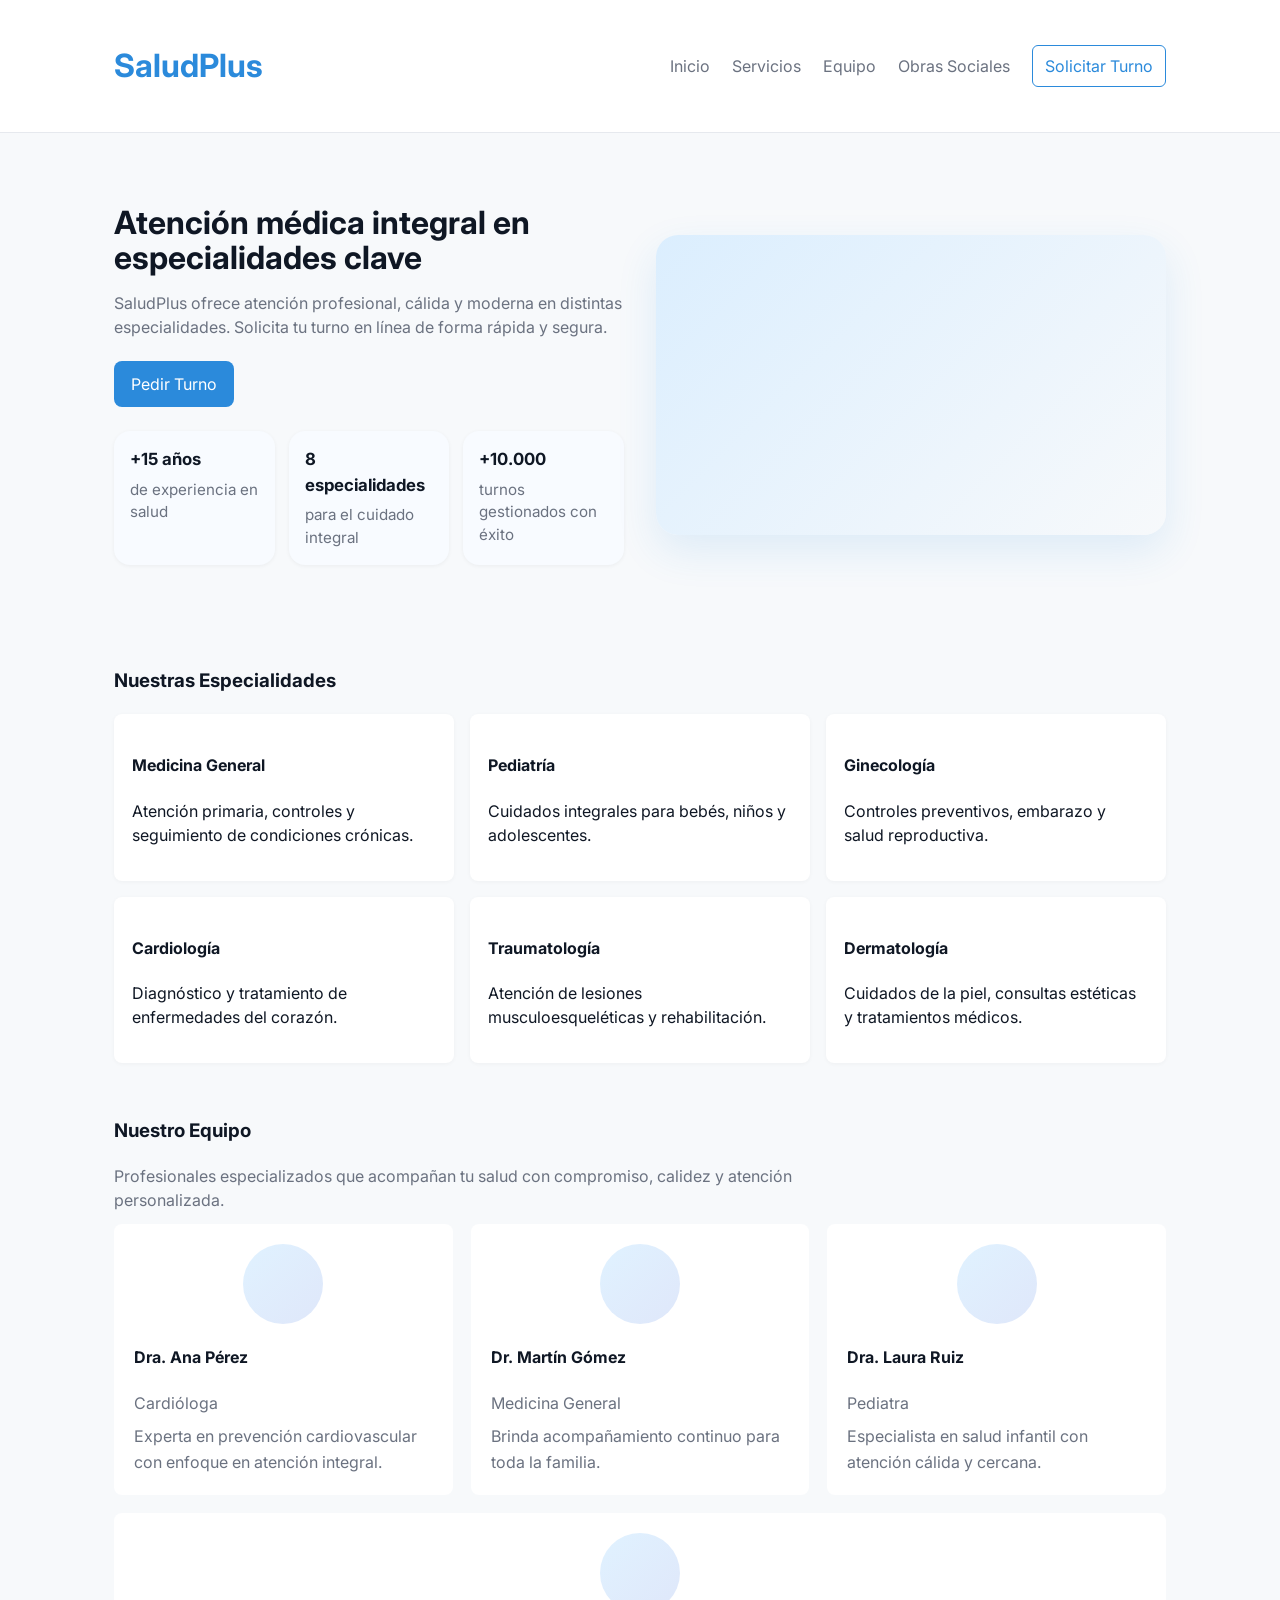
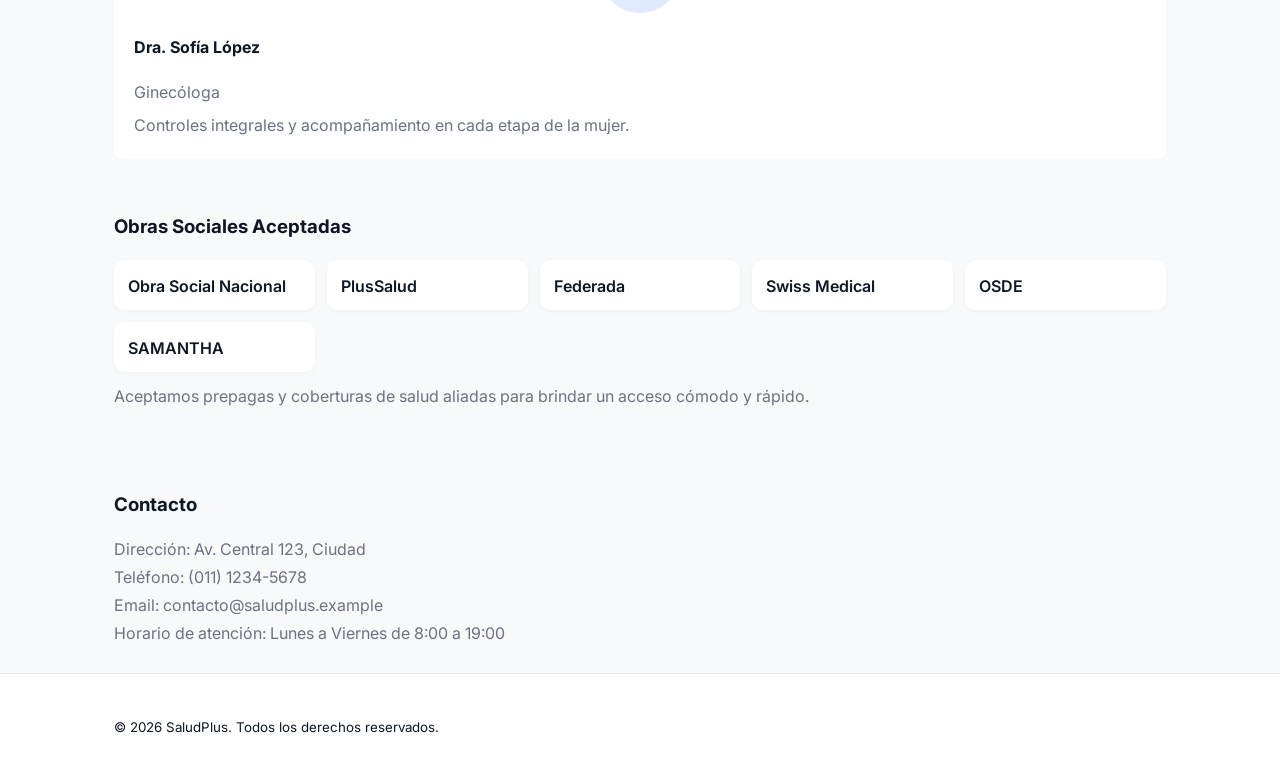
<file: index.html>
<!doctype html>
<html lang="es">
<head>
	<meta charset="utf-8" />
	<meta name="viewport" content="width=device-width,initial-scale=1" />
	<title>SaludPlus - Consultorio Médico</title>
	<link rel="stylesheet" href="css/styles.css">
	<link rel="preconnect" href="https://fonts.googleapis.com">
	<link rel="preconnect" href="https://fonts.gstatic.com" crossorigin>
	<link href="https://fonts.googleapis.com/css2?family=Inter:wght@300;400;600;700&display=swap" rel="stylesheet">
</head>
<body>
	<header class="site-header">
		<div class="container header-row">
			<h1 class="brand">SaludPlus</h1>
			<nav class="main-nav">
				<a href="index.html">Inicio</a>
				<a href="#servicios">Servicios</a>
				<a href="#equipo">Equipo</a>
				<a href="#obras">Obras Sociales</a>
				<a class="btn" href="turnos.html">Solicitar Turno</a>
			</nav>
		</div>
	</header>

	<main>
		<section class="hero">
			<div class="container hero-grid">
				<div class="hero-content">
					<h2>Atención médica integral en especialidades clave</h2>
					<p>SaludPlus ofrece atención profesional, cálida y moderna en distintas especialidades. Solicita tu turno en línea de forma rápida y segura.</p>
					<a class="btn primary" href="turnos.html">Pedir Turno</a>
					<div class="trust-indicators">
						<div class="trust-item">
							<strong>+15 años</strong>
							<p>de experiencia en salud</p>
						</div>
						<div class="trust-item">
							<strong>8 especialidades</strong>
							<p>para el cuidado integral</p>
						</div>
						<div class="trust-item">
							<strong>+10.000</strong>
							<p>turnos gestionados con éxito</p>
						</div>
					</div>
				</div>
				<div class="hero-image" aria-hidden="true"></div>
			</div>
		</section>

		<section id="servicios" class="container servicios">
			<h3>Nuestras Especialidades</h3>
			<div class="cards servicios-grid">
				<article class="card">
					<h4>Medicina General</h4>
					<p>Atención primaria, controles y seguimiento de condiciones crónicas.</p>
				</article>
				<article class="card">
					<h4>Pediatría</h4>
					<p>Cuidados integrales para bebés, niños y adolescentes.</p>
				</article>
				<article class="card">
					<h4>Ginecología</h4>
					<p>Controles preventivos, embarazo y salud reproductiva.</p>
				</article>
				<article class="card">
					<h4>Cardiología</h4>
					<p>Diagnóstico y tratamiento de enfermedades del corazón.</p>
				</article>
				<article class="card">
					<h4>Traumatología</h4>
					<p>Atención de lesiones musculoesqueléticas y rehabilitación.</p>
				</article>
				<article class="card">
					<h4>Dermatología</h4>
					<p>Cuidados de la piel, consultas estéticas y tratamientos médicos.</p>
				</article>
			</div>
		</section>

		<section id="equipo" class="container equipo">
			<h3>Nuestro Equipo</h3>
			<p class="section-description">Profesionales especializados que acompañan tu salud con compromiso, calidez y atención personalizada.</p>
			<div class="team-grid">
				<div class="member">
					<div class="avatar" aria-hidden="true"></div>
					<h4>Dra. Ana Pérez</h4>
					<p>Cardióloga</p>
					<p>Experta en prevención cardiovascular con enfoque en atención integral.</p>
				</div>
				<div class="member">
					<div class="avatar" aria-hidden="true"></div>
					<h4>Dr. Martín Gómez</h4>
					<p>Medicina General</p>
					<p>Brinda acompañamiento continuo para toda la familia.</p>
				</div>
				<div class="member">
					<div class="avatar" aria-hidden="true"></div>
					<h4>Dra. Laura Ruiz</h4>
					<p>Pediatra</p>
					<p>Especialista en salud infantil con atención cálida y cercana.</p>
				</div>
				<div class="member">
					<div class="avatar" aria-hidden="true"></div>
					<h4>Dra. Sofía López</h4>
					<p>Ginecóloga</p>
					<p>Controles integrales y acompañamiento en cada etapa de la mujer.</p>
				</div>
			</div>
		</section>

		<section id="obras" class="container obras">
			<h3>Obras Sociales Aceptadas</h3>
			<ul class="obra-list">
				<li>Obra Social Nacional</li>
				<li>PlusSalud</li>
				<li>Federada</li>
				<li>Swiss Medical</li>
				<li>OSDE</li>
				<li>SAMANTHA</li>
			</ul>
			<p class="obra-note">Aceptamos prepagas y coberturas de salud aliadas para brindar un acceso cómodo y rápido.</p>
		</section>

		<section class="container contacto">
			<h3>Contacto</h3>
			<p>Dirección: Av. Central 123, Ciudad</p>
			<p>Teléfono: (011) 1234-5678</p>
			<p>Email: contacto@saludplus.example</p>
			<p>Horario de atención: Lunes a Viernes de 8:00 a 19:00</p>
		</section>
	</main>

	<footer class="site-footer">
		<div class="container">
			<small>© 2026 SaludPlus. Todos los derechos reservados.</small>
		</div>
	</footer>

</body>
</html>
</file>
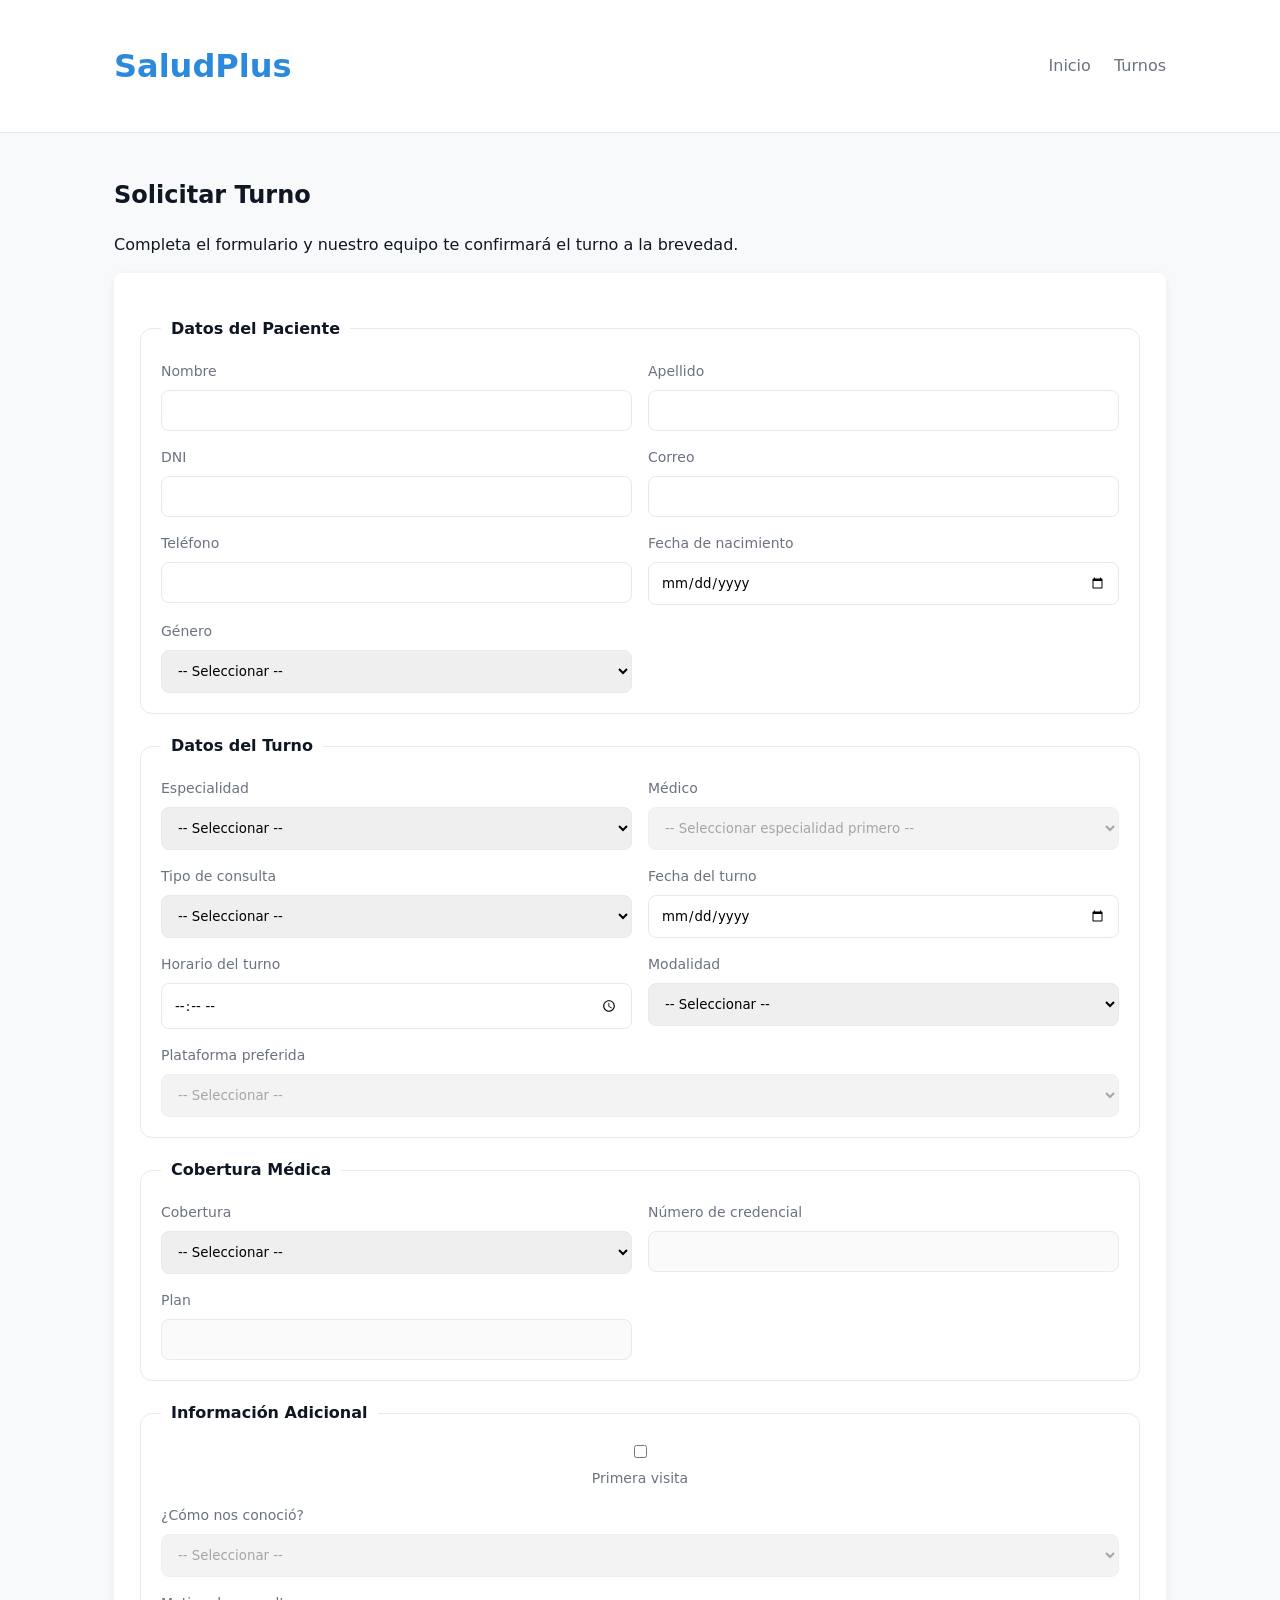
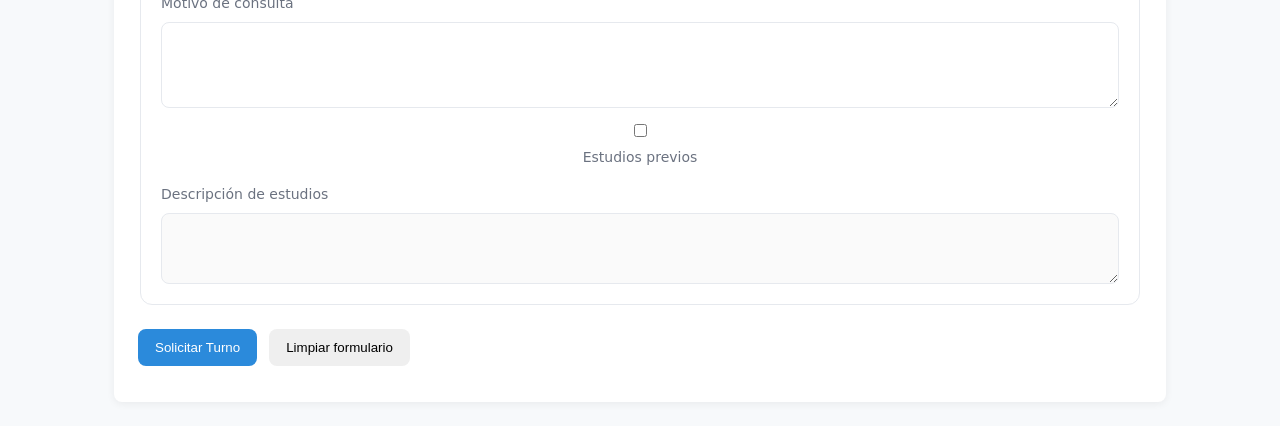
<file: turnos.html>
<!doctype html>
<html lang="es">
<head>
	<meta charset="utf-8" />
	<meta name="viewport" content="width=device-width,initial-scale=1" />
	<title>Solicitar Turno - SaludPlus</title>
	<link rel="stylesheet" href="css/styles.css">
	<link rel="stylesheet" href="css/turnos.css">
</head>
<body>
	<header class="site-header">
		<div class="container header-row">
			<h1 class="brand">SaludPlus</h1>
			<nav class="main-nav">
				<a href="index.html">Inicio</a>
				<a href="turnos.html">Turnos</a>
			</nav>
		</div>
	</header>

	<main class="container">
		<h2>Solicitar Turno</h2>
		<p class="lead">Completa el formulario y nuestro equipo te confirmará el turno a la brevedad.</p>

		<form id="turnoForm" class="turno-form" novalidate>
			<fieldset>
				<legend>Datos del Paciente</legend>
				<div class="grid">
					<label>
						Nombre
						<input type="text" name="nombre" id="nombre" required>
					</label>
					<label>
						Apellido
						<input type="text" name="apellido" id="apellido" required>
					</label>
					<label>
						DNI
						<input type="text" name="dni" id="dni" inputmode="numeric" required>
					</label>
					<label>
						Correo
						<input type="email" name="email" id="email" required>
					</label>
					<label>
						Teléfono
						<input type="tel" name="telefono" id="telefono">
					</label>
					<label>
						Fecha de nacimiento
						<input type="date" name="nacimiento" id="nacimiento" required>
					</label>
					<label>
						Género
						<select name="genero" id="genero" required>
							<option value="">-- Seleccionar --</option>
							<option>Femenino</option>
							<option>Masculino</option>
							<option>Otro</option>
						</select>
					</label>
				</div>
			</fieldset>

			<fieldset>
				<legend>Datos del Turno</legend>
				<div class="grid">
					<label>
						Especialidad
						<select name="especialidad" id="especialidad" required>
							<option value="">-- Seleccionar --</option>
							<option value="clinica">Clínica General</option>
							<option value="cardiologia">Cardiología</option>
							<option value="ginecologia">Ginecología</option>
							<option value="traumatologia">Traumatología</option>
						</select>
					</label>
					<label>
						Médico
						<select name="profesional" id="profesional" disabled required>
							<option value="">-- Seleccionar especialidad primero --</option>
						</select>
					</label>
					<label>
						Tipo de consulta
						<select name="tipoConsulta" id="tipoConsulta" required>
							<option value="">-- Seleccionar --</option>
							<option>Primera consulta</option>
							<option>Control</option>
							<option>Resultado de estudios</option>
						</select>
					</label>
					<label>
						Fecha del turno
						<input type="date" name="fecha" id="fecha" required>
					</label>
					<label>
						Horario del turno
						<input type="time" name="hora" id="hora" required>
					</label>
					<label>
						Modalidad
						<select name="modalidad" id="modalidad" required>
							<option value="">-- Seleccionar --</option>
							<option value="Presencial">Presencial</option>
							<option value="Videoconsulta">Videoconsulta</option>
						</select>
					</label>
					<label id="plataformaWrapper" class="full hidden">
						Plataforma preferida
						<select name="plataforma" id="plataforma">
							<option value="">-- Seleccionar --</option>
							<option>Zoom</option>
							<option>Google Meet</option>
							<option>Teams</option>
						</select>
					</label>
				</div>
			</fieldset>

			<fieldset>
				<legend>Cobertura Médica</legend>
				<div class="grid">
					<label>
						Cobertura
						<select name="cobertura" id="cobertura" required>
							<option value="">-- Seleccionar --</option>
							<option>OSDE</option>
							<option>Galeno</option>
							<option>Medicus</option>
							<option>Particular</option>
						</select>
					</label>
					<label id="credencialWrapper" class="hidden">
						Número de credencial
						<input type="text" name="credencial" id="credencial">
					</label>
					<label id="planWrapper" class="hidden">
						Plan
						<input type="text" name="plan" id="plan">
					</label>
				</div>
			</fieldset>

			<fieldset>
				<legend>Información Adicional</legend>
				<div class="grid">
					<label class="full checkbox-field">
						<input type="checkbox" name="primeraVisita" id="primeraVisita">
						Primera visita
					</label>
					<label id="conocioWrapper" class="full hidden">
						¿Cómo nos conoció?
						<select name="conocio" id="conocio">
							<option value="">-- Seleccionar --</option>
							<option>Búsqueda en internet</option>
							<option>Recomendación de un conocido</option>
							<option>Redes sociales</option>
							<option>Otro</option>
						</select>
					</label>
					<label class="full">
						Motivo de consulta
						<textarea name="motivo" id="motivo" rows="4" required></textarea>
					</label>
					<label class="full checkbox-field">
						<input type="checkbox" name="estudiosPrevios" id="estudiosPrevios">
						Estudios previos
					</label>
					<label id="descripcionEstudiosWrapper" class="full hidden">
						Descripción de estudios
						<textarea name="descripcionEstudios" id="descripcionEstudios" rows="3"></textarea>
					</label>
				</div>
			</fieldset>

			<div class="actions">
				<button type="submit" class="btn primary">Solicitar Turno</button>
				<button type="reset" class="btn">Limpiar formulario</button>
			</div>
			<div id="mensaje" role="status" aria-live="polite"></div>
		</form>
	</main>

	<script src="js/validaciones.js"></script>
</body>
</html>
</file>
<file: css/styles.css>
:root{
	--bg:#f7f9fb;
	--card:#ffffff;
	--accent:#2b8adb;
	--muted:#6b7280;
	--max-width:1100px;
	font-family: 'Inter', system-ui, -apple-system, 'Segoe UI', Roboto, 'Helvetica Neue', Arial;
}
*{box-sizing:border-box}
body{margin:0;background:var(--bg);color:#0f1724;line-height:1.5}
.container{max-width:var(--max-width);margin:0 auto;padding:24px}
.site-header{background:#fff;border-bottom:1px solid #e6e9ee;position:sticky;top:0;z-index:50}
.header-row{display:flex;align-items:center;justify-content:space-between}
.brand{margin:0;padding:18px 0;font-weight:700;color:var(--accent)}
.main-nav a{margin-left:18px;color:var(--muted);text-decoration:none}
.main-nav .btn{background:transparent;border:1px solid var(--accent);padding:8px 12px;border-radius:6px;color:var(--accent)}
.hero{padding:48px 0}
.hero-grid{display:grid;grid-template-columns:1fr 1fr;gap:32px;align-items:center}
.hero-content{max-width:560px}
.hero h2{font-size:32px;margin:0 0 16px;line-height:1.1}
.hero p{color:var(--muted);margin:0 0 22px}
.hero-image{min-height:300px;border-radius:22px;background:linear-gradient(135deg,#dbeefe,#f7f9fb);box-shadow:0 16px 40px rgba(43,138,219,.12)}
.trust-indicators{display:grid;grid-template-columns:repeat(3,minmax(120px,1fr));gap:14px;margin-top:24px}
.trust-item{background:#f8fbff;padding:16px;border-radius:16px;box-shadow:0 1px 4px rgba(12,15,20,.05)}
.trust-item strong{display:block;font-size:1.05rem;color:#0f1724}
.trust-item p{margin:6px 0 0;color:var(--muted);font-size:.95rem}
.btn{display:inline-block;padding:10px 16px;border-radius:8px;text-decoration:none}
.btn.primary{background:var(--accent);color:#fff}
.btn{border:1px solid transparent}
.servicios h3,.equipo h3,.obras h3{margin-top:6px}
.section-description{color:var(--muted);max-width:720px;margin:10px 0 0}
.cards, .servicios-grid{display:grid;grid-template-columns:repeat(auto-fit,minmax(220px,1fr));gap:16px;margin-top:12px}
@media (min-width:960px){
	.servicios-grid{grid-template-columns:repeat(3,minmax(220px,1fr));}
}
.card{background:var(--card);padding:18px;border-radius:8px;box-shadow:0 1px 4px rgba(12,15,20,.04)}
.team-grid{display:flex;flex-wrap:wrap;gap:18px;margin-top:12px}
.member{background:var(--card);padding:20px;border-radius:8px;flex:1 1 250px;min-width:230px;}
.member p{margin:8px 0 0;color:var(--muted);line-height:1.6}
.avatar{height:80px;width:80px;background:linear-gradient(135deg,#e0f2ff,#dfe7fa);border-radius:50%;margin:0 auto 10px}
.obra-list{display:grid;grid-template-columns:repeat(auto-fit,minmax(180px,1fr));gap:12px;list-style:none;padding:0;margin:12px 0}
.obra-list li{background:var(--card);padding:14px 14px 12px;border-radius:10px;box-shadow:0 1px 4px rgba(12,15,20,.04);font-weight:600}
.obra-note{margin-top:10px;color:var(--muted)}
.contacto p{margin:4px 0;color:var(--muted)}
.site-footer{background:#fff;border-top:1px solid #e6e9ee;padding:16px}

/* Responsive tweaks */
@media (max-width:840px){
	.hero-grid{grid-template-columns:1fr;}
}
@media (max-width:640px){
	.header-row{flex-direction:column;align-items:flex-start}
	.main-nav{margin-top:8px}
	.hero{padding:28px 0}
}
</file>
<file: css/turnos.css>
/* Styles specific to the turnos form */
.turno-form{background:#fff;padding:24px;border-radius:8px;box-shadow:0 2px 8px rgba(12,15,20,.06)}
.turno-form fieldset{border:1px solid #e6e9ee;border-radius:12px;padding:20px;margin-top:20px}
.turno-form legend{font-weight:700;padding:0 10px;color:#0f1724}
.turno-form .grid{display:grid;grid-template-columns:repeat(2,1fr);gap:16px}
.turno-form label{display:flex;flex-direction:column;font-size:14px;color:var(--muted)}
.turno-form input,.turno-form select,.turno-form textarea{margin-top:8px;padding:12px;border:1px solid #e6e9ee;border-radius:8px;font-family:inherit;transition:border-color .2s,background .2s}
	.turno-form textarea{resize:vertical}
	.turno-form .full{grid-column:1/-1}
	.checkbox-field{flex-direction:row;align-items:center;gap:10px}
	.checkbox-field input{margin:0}
	.hidden{display:none}
	.campo-error{border-color:#e11d48!important;background:#fee2e2}
	.campo-ok{border-color:#10b981!important;background:#ecfdf5}
.actions{margin-top:24px;display:flex;gap:12px;align-items:center;flex-wrap:wrap}
#mensaje{margin-top:12px;color:green}

@media (max-width:800px){
	.turno-form .grid{grid-template-columns:1fr}
}
</file>
